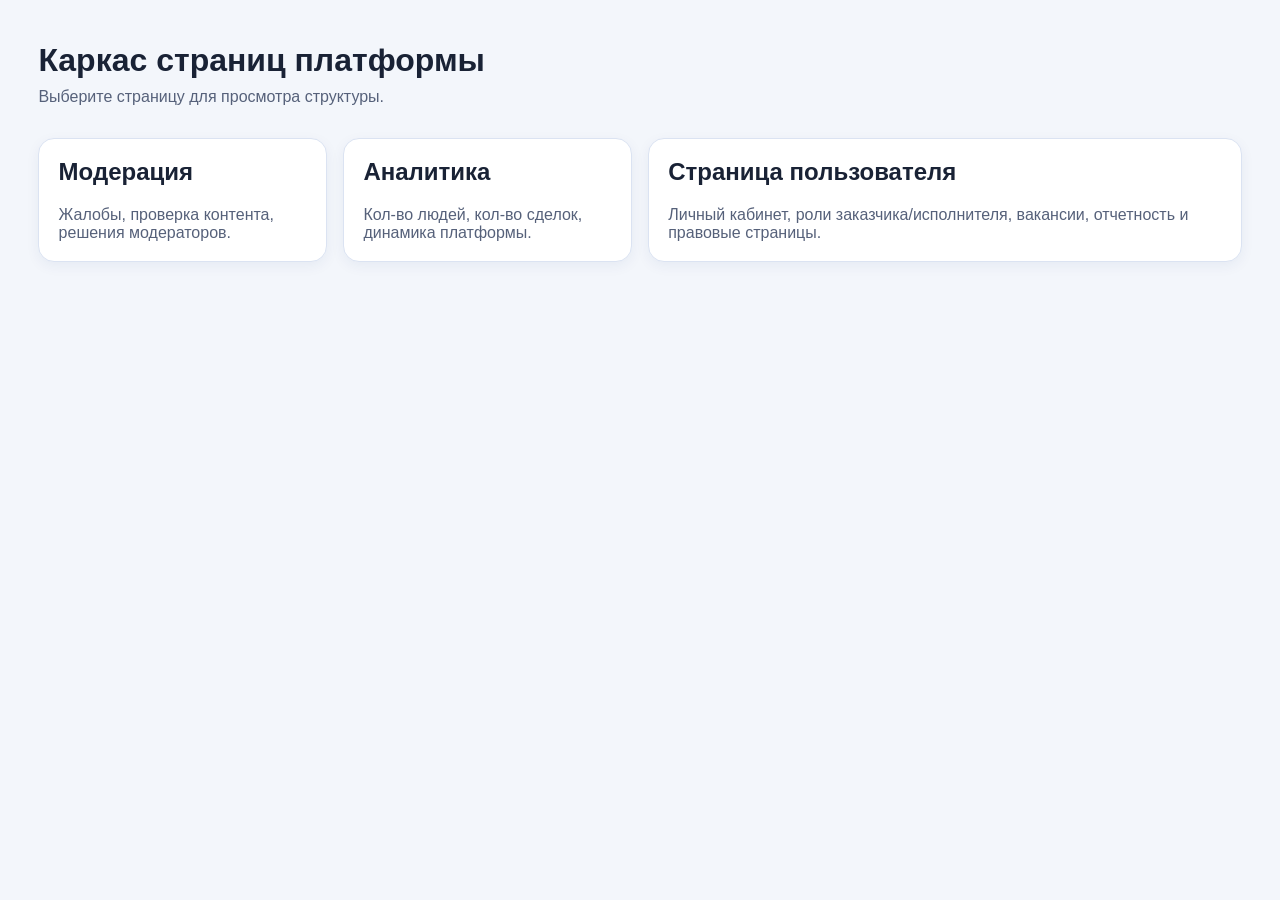
<file: index.html>
<!doctype html>
<html lang="ru">
  <head>
    <meta charset="UTF-8" />
    <meta name="viewport" content="width=device-width, initial-scale=1.0" />
    <title>Каркас платформы</title>
    <link rel="stylesheet" href="styles.css" />
  </head>
  <body>
    <header class="topbar">
      <h1>Каркас страниц платформы</h1>
      <p>Выберите страницу для просмотра структуры.</p>
    </header>

    <main class="page-grid">
      <a class="card nav-card" href="moderation.html">
        <h2>Модерация</h2>
        <p>Жалобы, проверка контента, решения модераторов.</p>
      </a>

      <a class="card nav-card" href="analytics.html">
        <h2>Аналитика</h2>
        <p>Кол-во людей, кол-во сделок, динамика платформы.</p>
      </a>

      <a class="card nav-card span-2" href="user-page.html">
        <h2>Страница пользователя</h2>
        <p>Личный кабинет, роли заказчика/исполнителя, вакансии, отчетность и правовые страницы.</p>
      </a>
    </main>
  </body>
</html>
</file>
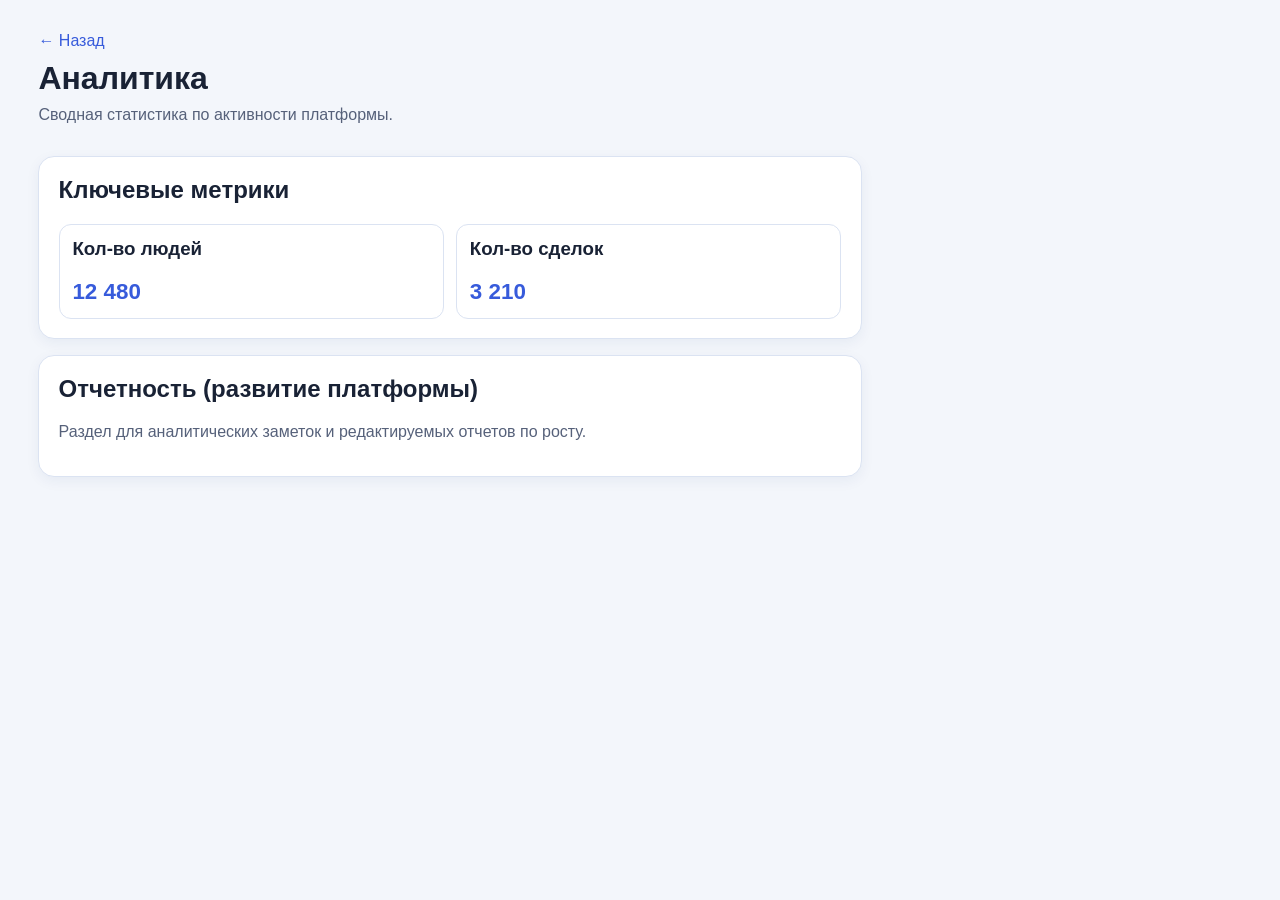
<file: analytics.html>
<!doctype html>
<html lang="ru">
  <head>
    <meta charset="UTF-8" />
    <meta name="viewport" content="width=device-width, initial-scale=1.0" />
    <title>Аналитика</title>
    <link rel="stylesheet" href="styles.css" />
  </head>
  <body>
    <header class="topbar">
      <a href="index.html">← Назад</a>
      <h1>Аналитика</h1>
      <p>Сводная статистика по активности платформы.</p>
    </header>

    <main class="page-grid one-col">
      <section class="card">
        <h2>Ключевые метрики</h2>
        <div class="stats">
          <article>
            <h3>Кол-во людей</h3>
            <p class="value">12 480</p>
          </article>
          <article>
            <h3>Кол-во сделок</h3>
            <p class="value">3 210</p>
          </article>
        </div>
      </section>

      <section class="card">
        <h2>Отчетность (развитие платформы)</h2>
        <p class="muted">Раздел для аналитических заметок и редактируемых отчетов по росту.</p>
      </section>
    </main>
  </body>
</html>
</file>
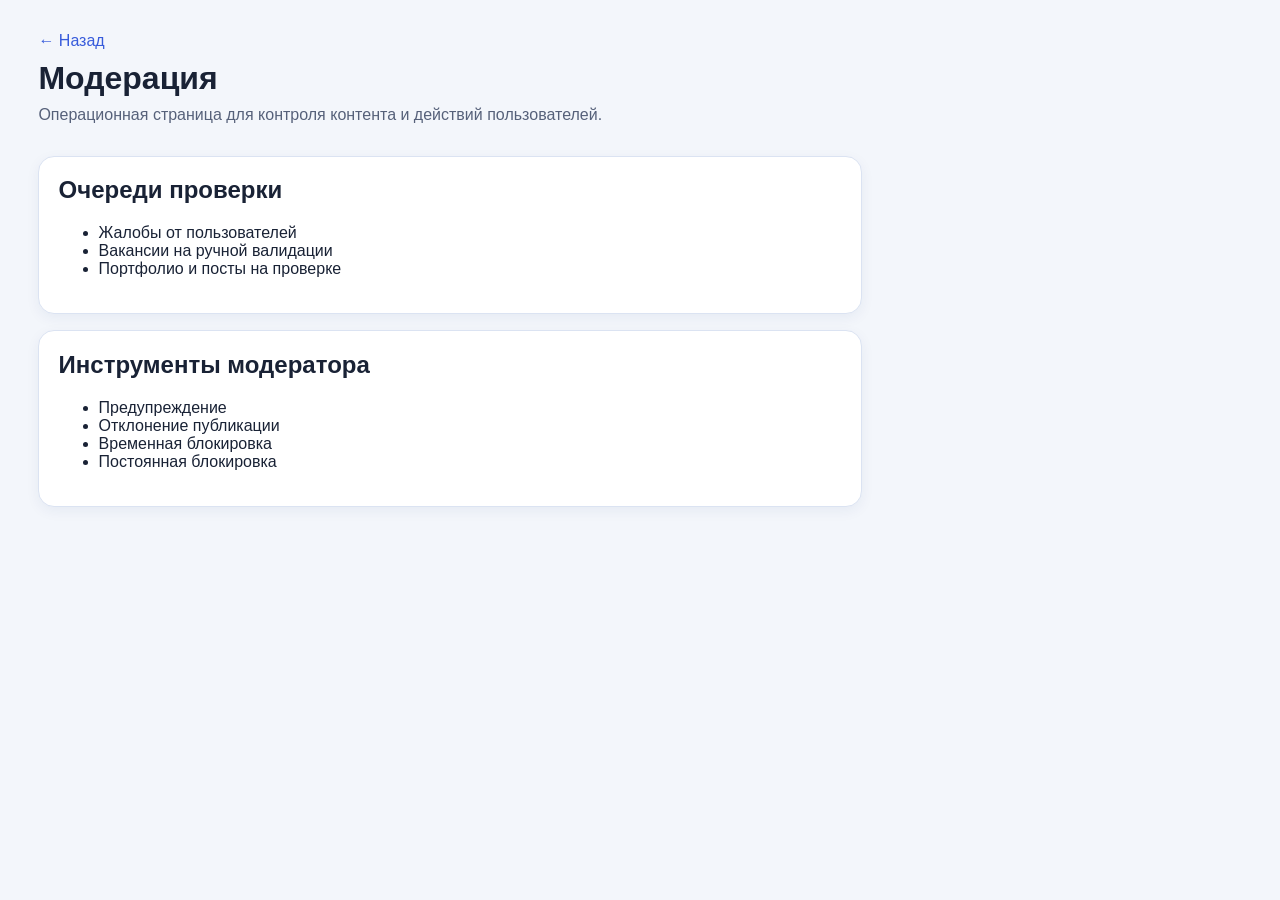
<file: moderation.html>
<!doctype html>
<html lang="ru">
  <head>
    <meta charset="UTF-8" />
    <meta name="viewport" content="width=device-width, initial-scale=1.0" />
    <title>Модерация</title>
    <link rel="stylesheet" href="styles.css" />
  </head>
  <body>
    <header class="topbar">
      <a href="index.html">← Назад</a>
      <h1>Модерация</h1>
      <p>Операционная страница для контроля контента и действий пользователей.</p>
    </header>

    <main class="page-grid one-col">
      <section class="card">
        <h2>Очереди проверки</h2>
        <ul>
          <li>Жалобы от пользователей</li>
          <li>Вакансии на ручной валидации</li>
          <li>Портфолио и посты на проверке</li>
        </ul>
      </section>

      <section class="card">
        <h2>Инструменты модератора</h2>
        <ul>
          <li>Предупреждение</li>
          <li>Отклонение публикации</li>
          <li>Временная блокировка</li>
          <li>Постоянная блокировка</li>
        </ul>
      </section>
    </main>
  </body>
</html>
</file>
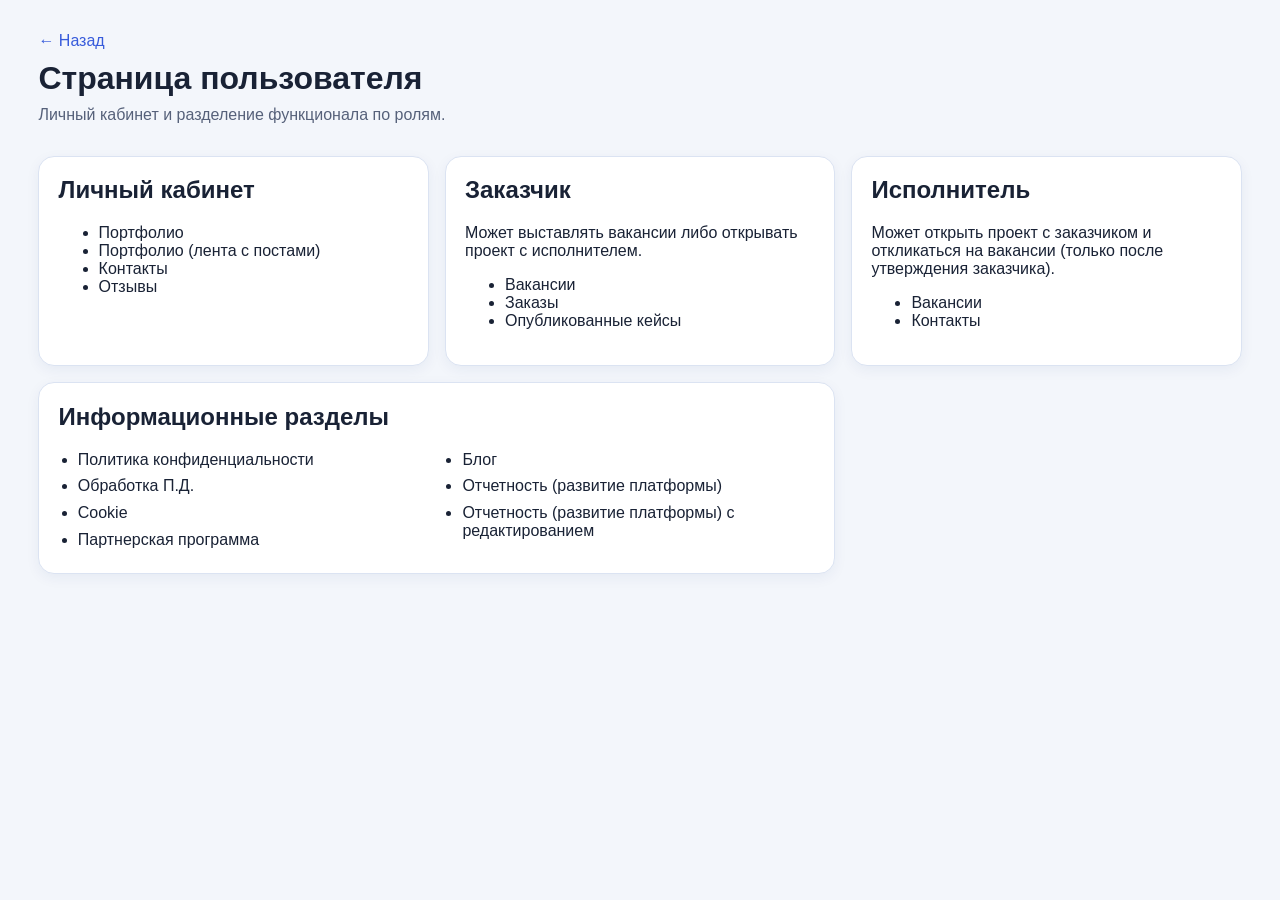
<file: user-page.html>
<!doctype html>
<html lang="ru">
  <head>
    <meta charset="UTF-8" />
    <meta name="viewport" content="width=device-width, initial-scale=1.0" />
    <title>Страница пользователя</title>
    <link rel="stylesheet" href="styles.css" />
  </head>
  <body>
    <header class="topbar">
      <a href="index.html">← Назад</a>
      <h1>Страница пользователя</h1>
      <p>Личный кабинет и разделение функционала по ролям.</p>
    </header>

    <main class="page-grid">
      <section class="card">
        <h2>Личный кабинет</h2>
        <ul>
          <li>Портфолио</li>
          <li>Портфолио (лента с постами)</li>
          <li>Контакты</li>
          <li>Отзывы</li>
        </ul>
      </section>

      <section class="card">
        <h2>Заказчик</h2>
        <p>Может выставлять вакансии либо открывать проект с исполнителем.</p>
        <ul>
          <li>Вакансии</li>
          <li>Заказы</li>
          <li>Опубликованные кейсы</li>
        </ul>
      </section>

      <section class="card">
        <h2>Исполнитель</h2>
        <p>Может открыть проект с заказчиком и откликаться на вакансии (только после утверждения заказчика).</p>
        <ul>
          <li>Вакансии</li>
          <li>Контакты</li>
        </ul>
      </section>

      <section class="card span-2">
        <h2>Информационные разделы</h2>
        <ul class="links-grid">
          <li>Политика конфиденциальности</li>
          <li>Обработка П.Д.</li>
          <li>Cookie</li>
          <li>Партнерская программа</li>
          <li>Блог</li>
          <li>Отчетность (развитие платформы)</li>
          <li>Отчетность (развитие платформы) с редактированием</li>
        </ul>
      </section>
    </main>
  </body>
</html>
</file>
<file: styles.css>
:root {
  --bg: #f3f6fb;
  --card: #ffffff;
  --text: #192235;
  --muted: #56617a;
  --line: #dbe3f2;
  --accent: #375bdb;
}

* { box-sizing: border-box; }

body {
  margin: 0;
  font-family: Inter, "Segoe UI", Roboto, sans-serif;
  background: var(--bg);
  color: var(--text);
}

a { color: var(--accent); text-decoration: none; }
a:hover { text-decoration: underline; }

.topbar {
  padding: 2rem clamp(1rem, 3vw, 3rem) 1rem;
}

.topbar h1 { margin: .6rem 0 0; }
.topbar p { margin: .6rem 0 0; color: var(--muted); }

.page-grid {
  padding: 1rem clamp(1rem, 3vw, 3rem) 3rem;
  display: grid;
  grid-template-columns: repeat(auto-fit, minmax(280px, 1fr));
  gap: 1rem;
}

.card {
  background: var(--card);
  border: 1px solid var(--line);
  border-radius: 16px;
  padding: 1.2rem;
  box-shadow: 0 4px 14px rgba(18, 43, 120, 0.06);
}

.nav-card { color: inherit; display: block; }
.nav-card p { color: var(--muted); margin-bottom: 0; }

.card h2, .card h3 { margin-top: 0; }

.stats {
  display: grid;
  grid-template-columns: repeat(2, minmax(0, 1fr));
  gap: .75rem;
}

.stats article {
  border: 1px solid var(--line);
  border-radius: 12px;
  padding: .8rem;
}

.value {
  margin: .4rem 0 0;
  font-size: 1.4rem;
  color: var(--accent);
  font-weight: 700;
}

.muted { color: var(--muted); }

.links-grid {
  margin: 0;
  padding-left: 1.2rem;
  columns: 2;
  column-gap: 2rem;
}

.links-grid li { margin-bottom: .55rem; }

.span-2 { grid-column: span 2; }
.one-col { grid-template-columns: 1fr; max-width: 900px; }

@media (max-width: 950px) {
  .span-2 { grid-column: auto; }
  .links-grid { columns: 1; }
}
</file>
